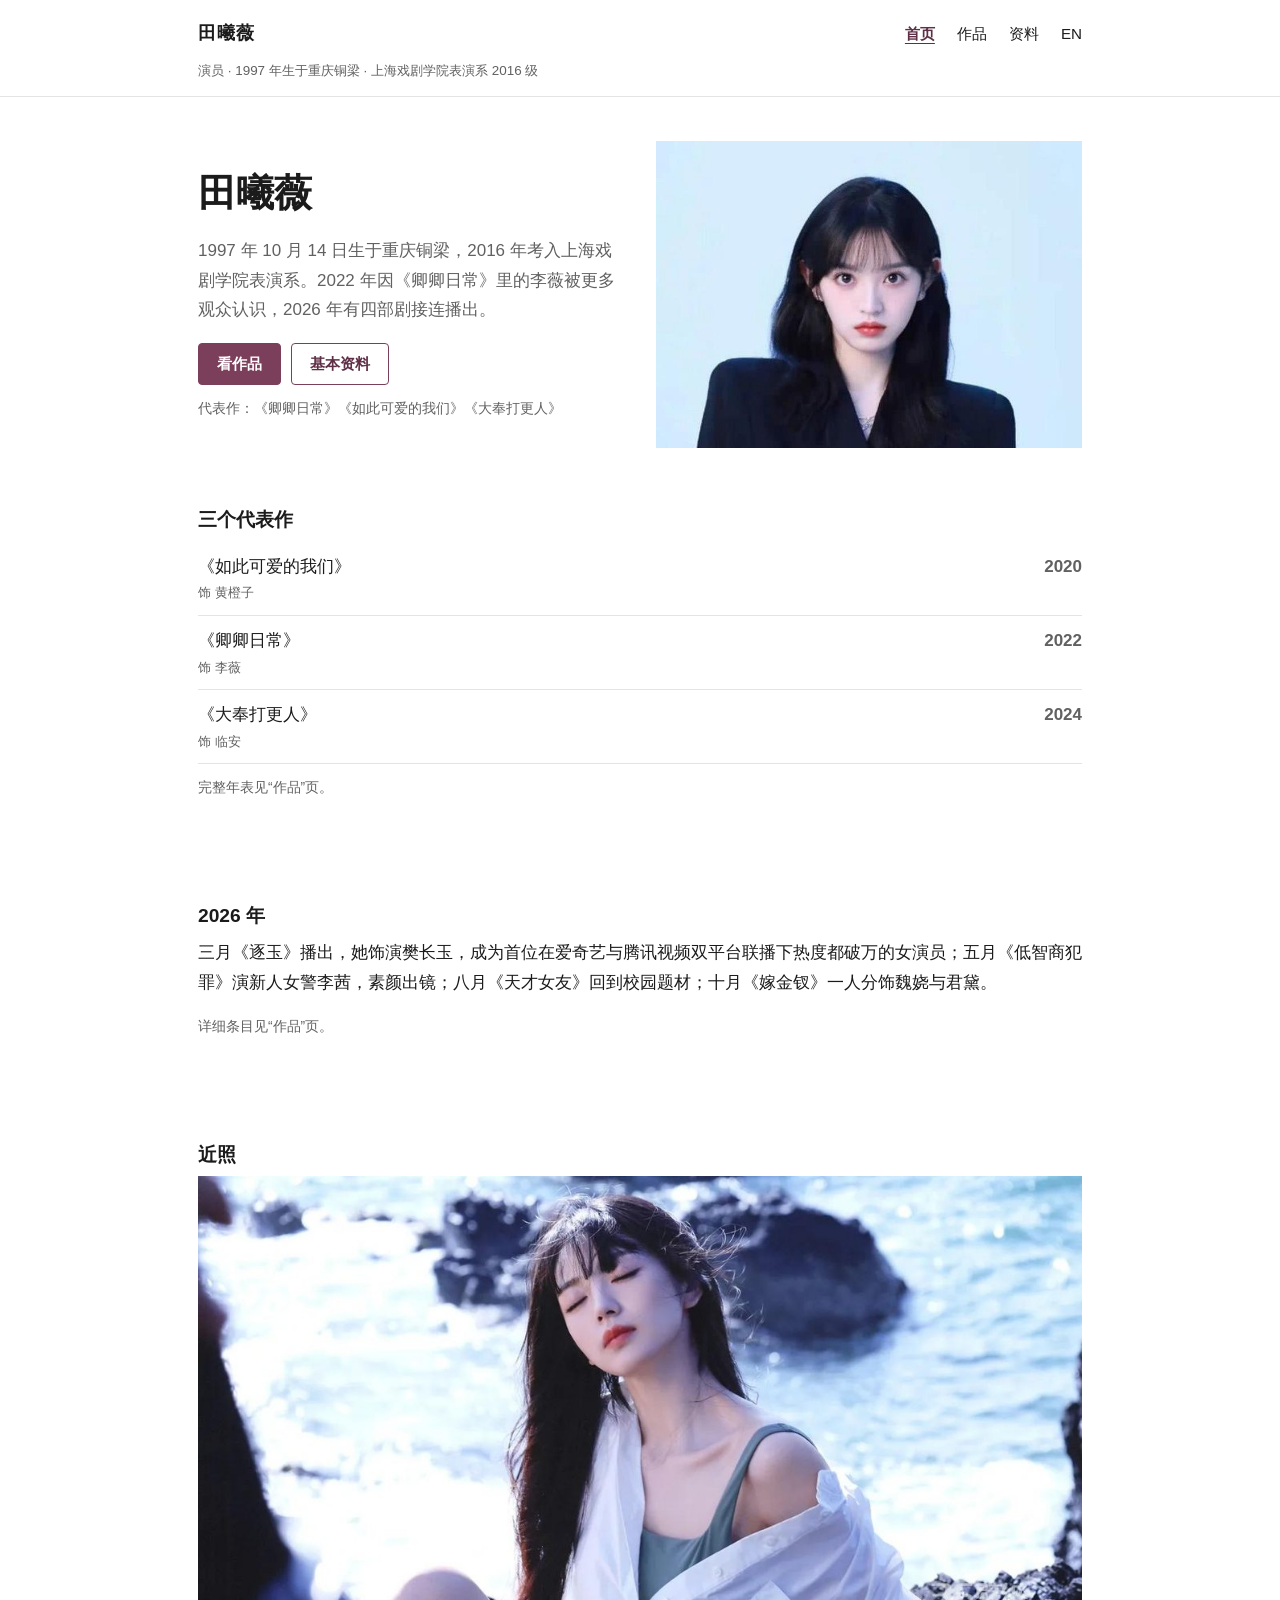
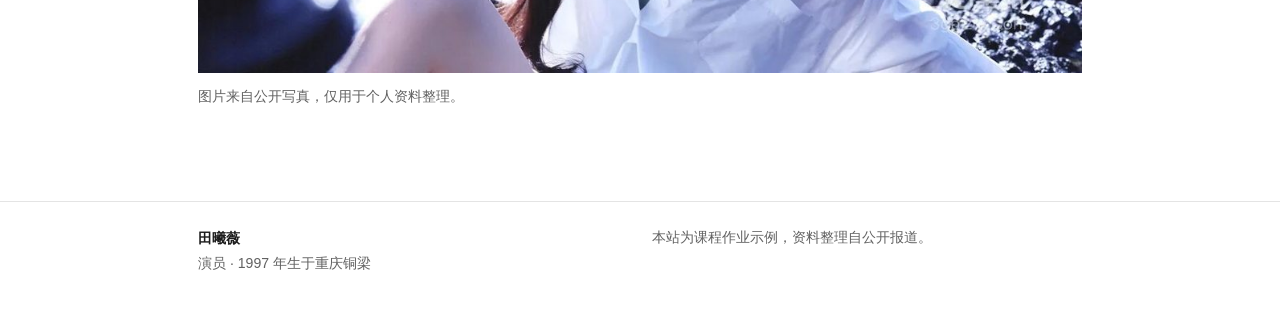
<file: index.html>
<!DOCTYPE html>
<html lang="zh-Hans">
<head>
  <meta charset="utf-8">
  <meta name="viewport" content="width=device-width, initial-scale=1">
  <title>田曦薇 — 演员</title>
  <meta name="description" content="田曦薇，1997 年 10 月 14 日生于重庆铜梁，毕业于上海戏剧学院表演系。代表作《卿卿日常》《如此可爱的我们》《大奉打更人》。">
  <link rel="stylesheet" href="styles.css">
</head>
<body>

<a class="skip-link" href="#main">跳到主要内容</a>

<header class="site-header">
  <div class="wrap">
    <span class="logo">田曦薇</span>
    <nav class="site-nav" aria-label="主导航">
      <ul>
        <li><a href="index.html" aria-current="page">首页</a></li>
        <li><a href="works.html">作品</a></li>
        <li><a href="profile.html">资料</a></li>
        <li><a href="index-en.html" lang="en" hreflang="en">EN</a></li>
      </ul>
    </nav>
    <p class="header-meta">演员 · 1997 年生于重庆铜梁 · 上海戏剧学院表演系 2016 级</p>
  </div>
</header>

<main id="main">

  <section class="hero">
    <div class="wrap hero-grid">
      <div>
        <h1>田曦薇</h1>
        <p class="lead">1997 年 10 月 14 日生于重庆铜梁，2016 年考入上海戏剧学院表演系。2022 年因《卿卿日常》里的李薇被更多观众认识，2026 年有四部剧接连播出。</p>
        <div class="btn-row">
          <a class="btn" href="works.html">看作品</a>
          <a class="btn btn--ghost" href="profile.html">基本资料</a>
        </div>
        <p class="small">代表作：《卿卿日常》《如此可爱的我们》《大奉打更人》</p>
      </div>
      <img src="xiwei-1.jpg" decoding="async" fetchpriority="high" alt="田曦薇正面写真，黑色西装外套，长发" width="750" height="540">
    </div>
  </section>

  <section class="section" aria-labelledby="rep-title">
    <div class="wrap">
      <h2 id="rep-title">三个代表作</h2>
      <ul class="price-list">
        <li><span>《如此可爱的我们》<span class="note">饰 黄橙子</span></span><span class="price">2020</span></li>
        <li><span>《卿卿日常》<span class="note">饰 李薇</span></span><span class="price">2022</span></li>
        <li><span>《大奉打更人》<span class="note">饰 临安</span></span><span class="price">2024</span></li>
      </ul>
      <p class="small">完整年表见“作品”页。</p>
    </div>
  </section>

  <section class="section" aria-labelledby="year-title">
    <div class="wrap">
      <h2 id="year-title">2026 年</h2>
      <p>三月《逐玉》播出，她饰演樊长玉，成为首位在爱奇艺与腾讯视频双平台联播下热度都破万的女演员；五月《低智商犯罪》演新人女警李茜，素颜出镜；八月《天才女友》回到校园题材；十月《嫁金钗》一人分饰魏娆与君黛。</p>
      <p class="small">详细条目见“作品”页。</p>
    </div>
  </section>

  <section class="section" aria-labelledby="photo-title">
    <div class="wrap">
      <h2 id="photo-title">近照</h2>
      <img src="xiwei-3.jpg" loading="lazy" decoding="async" alt="田曦薇海边写真，白色衬衫，闭眼" width="1100" height="618">
      <p class="small" id="photo-note">图片来自公开写真，仅用于个人资料整理。</p>
    </div>
  </section>

</main>

<footer class="site-footer">
  <div class="wrap footer-grid">
    <div>
      <p><strong>田曦薇</strong><br>演员 · 1997 年生于重庆铜梁</p>
    </div>
    <div>
      <p class="small">本站为课程作业示例，资料整理自公开报道。</p>
    </div>
  </div>
</footer>

</body>
</html>
</file>
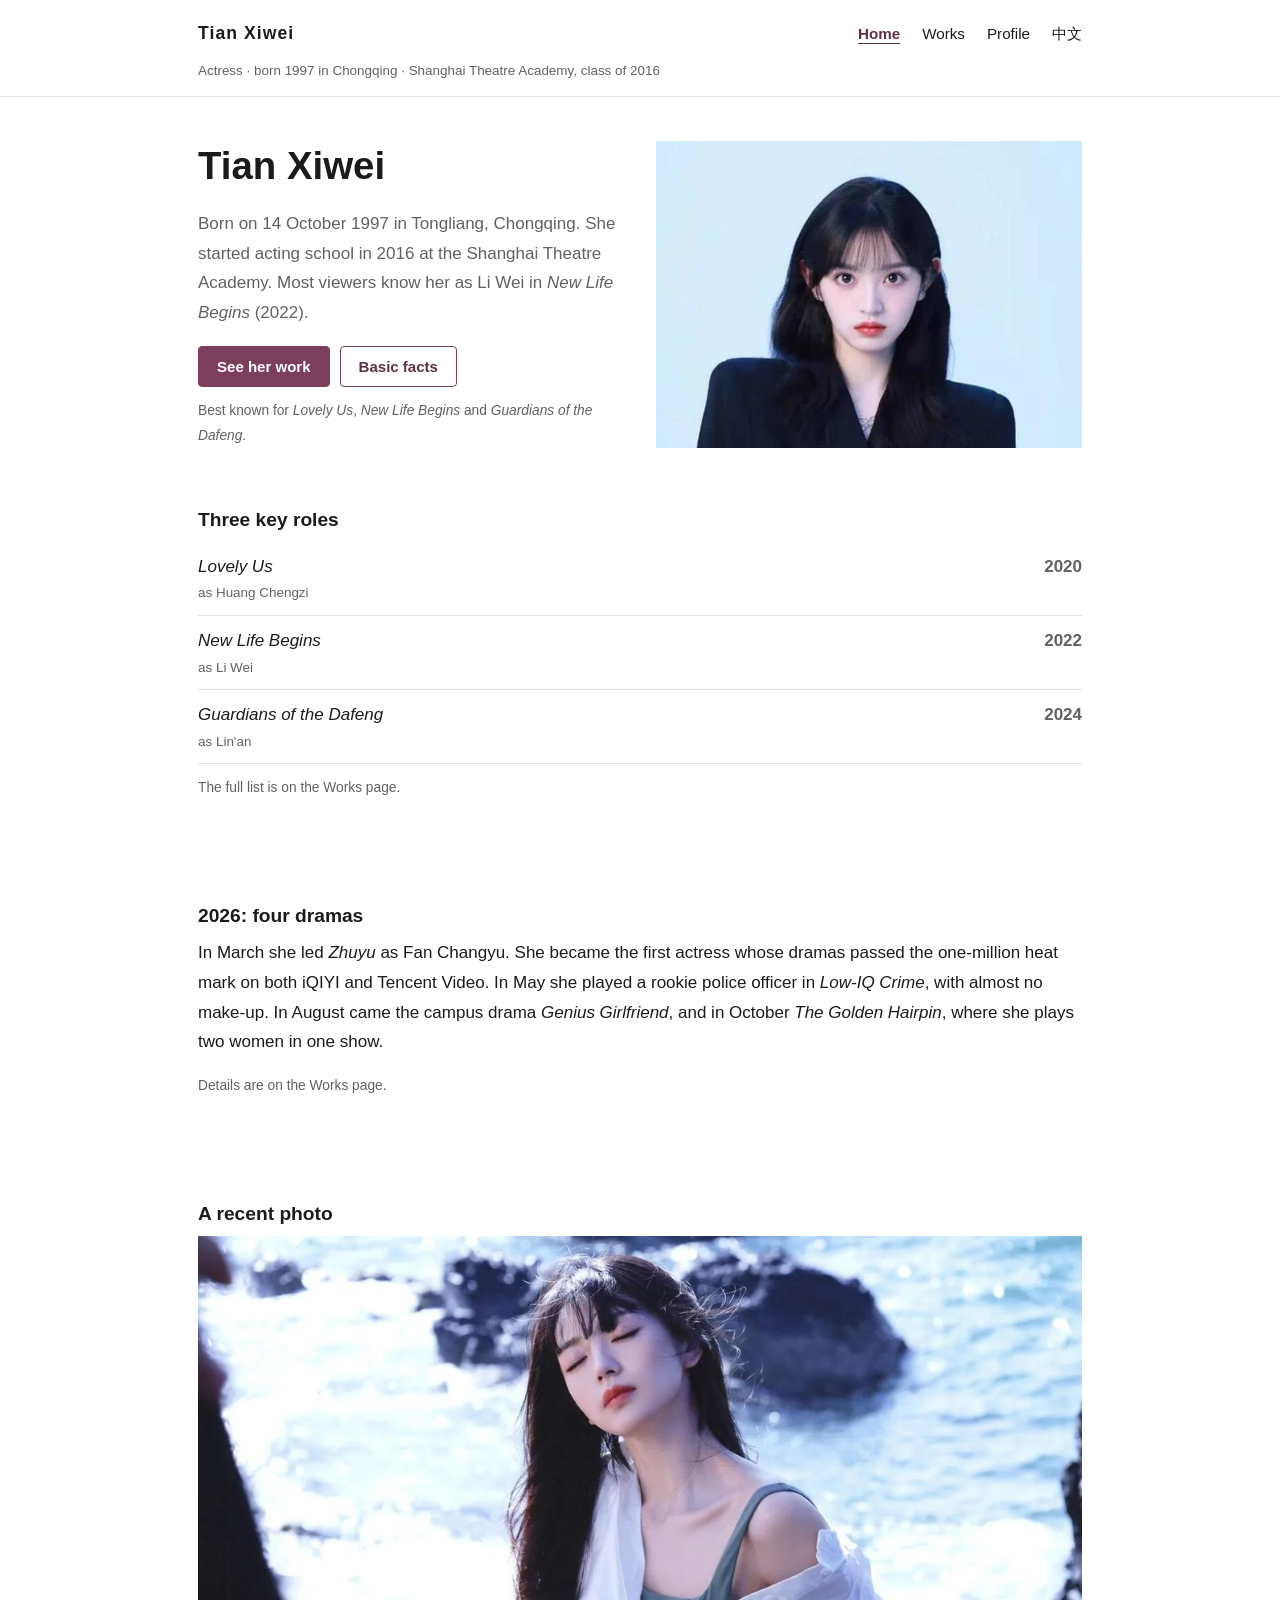
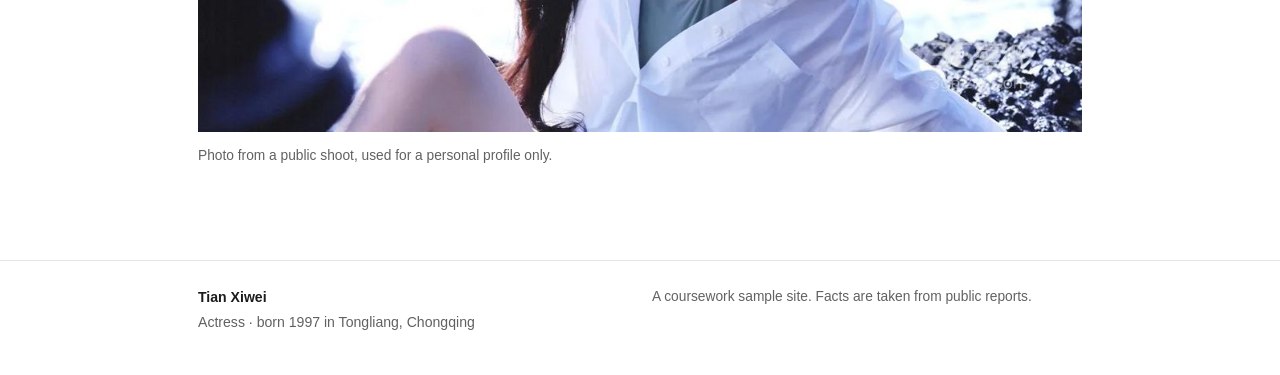
<file: index-en.html>
<!DOCTYPE html>
<html lang="en">
<head>
  <meta charset="utf-8">
  <meta name="viewport" content="width=device-width, initial-scale=1">
  <title>Tian Xiwei — Actress</title>
  <meta name="description" content="Tian Xiwei is a Chinese actress born in 1997 in Tongliang, Chongqing. She trained at the Shanghai Theatre Academy and is known for New Life Begins.">
  <link rel="stylesheet" href="styles.css">
</head>
<body>

<a class="skip-link" href="#main">Skip to main content</a>

<header class="site-header">
  <div class="wrap">
    <span class="logo">Tian Xiwei</span>
    <nav class="site-nav" aria-label="Main navigation">
      <ul>
        <li><a href="index-en.html" aria-current="page">Home</a></li>
        <li><a href="works-en.html">Works</a></li>
        <li><a href="profile-en.html">Profile</a></li>
        <li><a href="index.html" lang="zh-Hans" hreflang="zh-Hans">中文</a></li>
      </ul>
    </nav>
    <p class="header-meta">Actress · born 1997 in Chongqing · Shanghai Theatre Academy, class of 2016</p>
  </div>
</header>

<main id="main">

  <section class="hero">
    <div class="wrap hero-grid">
      <div>
        <h1>Tian Xiwei</h1>
        <p class="lead">Born on 14 October 1997 in Tongliang, Chongqing. She started acting school in 2016 at the Shanghai Theatre Academy. Most viewers know her as Li Wei in <em>New Life Begins</em> (2022).</p>
        <div class="btn-row">
          <a class="btn" href="works-en.html">See her work</a>
          <a class="btn btn--ghost" href="profile-en.html">Basic facts</a>
        </div>
        <p class="small">Best known for <em>Lovely Us</em>, <em>New Life Begins</em> and <em>Guardians of the Dafeng</em>.</p>
      </div>
      <img src="xiwei-1.jpg" decoding="async" fetchpriority="high" alt="Portrait of Tian Xiwei in a black blazer with long hair" width="750" height="540">
    </div>
  </section>

  <section class="section" aria-labelledby="rep-title">
    <div class="wrap">
      <h2 id="rep-title">Three key roles</h2>
      <ul class="price-list">
        <li><span><em>Lovely Us</em><span class="note">as Huang Chengzi</span></span><span class="price">2020</span></li>
        <li><span><em>New Life Begins</em><span class="note">as Li Wei</span></span><span class="price">2022</span></li>
        <li><span><em>Guardians of the Dafeng</em><span class="note">as Lin'an</span></span><span class="price">2024</span></li>
      </ul>
      <p class="small">The full list is on the Works page.</p>
    </div>
  </section>

  <section class="section" aria-labelledby="year-title">
    <div class="wrap">
      <h2 id="year-title">2026: four dramas</h2>
      <p>In March she led <em>Zhuyu</em> as Fan Changyu. She became the first actress whose dramas passed the one-million heat mark on both iQIYI and Tencent Video. In May she played a rookie police officer in <em>Low-IQ Crime</em>, with almost no make-up. In August came the campus drama <em>Genius Girlfriend</em>, and in October <em>The Golden Hairpin</em>, where she plays two women in one show.</p>
      <p class="small">Details are on the Works page.</p>
    </div>
  </section>

  <section class="section" aria-labelledby="photo-title">
    <div class="wrap">
      <h2 id="photo-title">A recent photo</h2>
      <img src="xiwei-3.jpg" loading="lazy" decoding="async" alt="Tian Xiwei by the sea in a white shirt, eyes closed" width="1100" height="618">
      <p class="small">Photo from a public shoot, used for a personal profile only.</p>
    </div>
  </section>

</main>

<footer class="site-footer">
  <div class="wrap footer-grid">
    <div>
      <p><strong>Tian Xiwei</strong><br>Actress · born 1997 in Tongliang, Chongqing</p>
    </div>
    <div>
      <p class="small">A coursework sample site. Facts are taken from public reports.</p>
    </div>
  </div>
</footer>

</body>
</html>
</file>
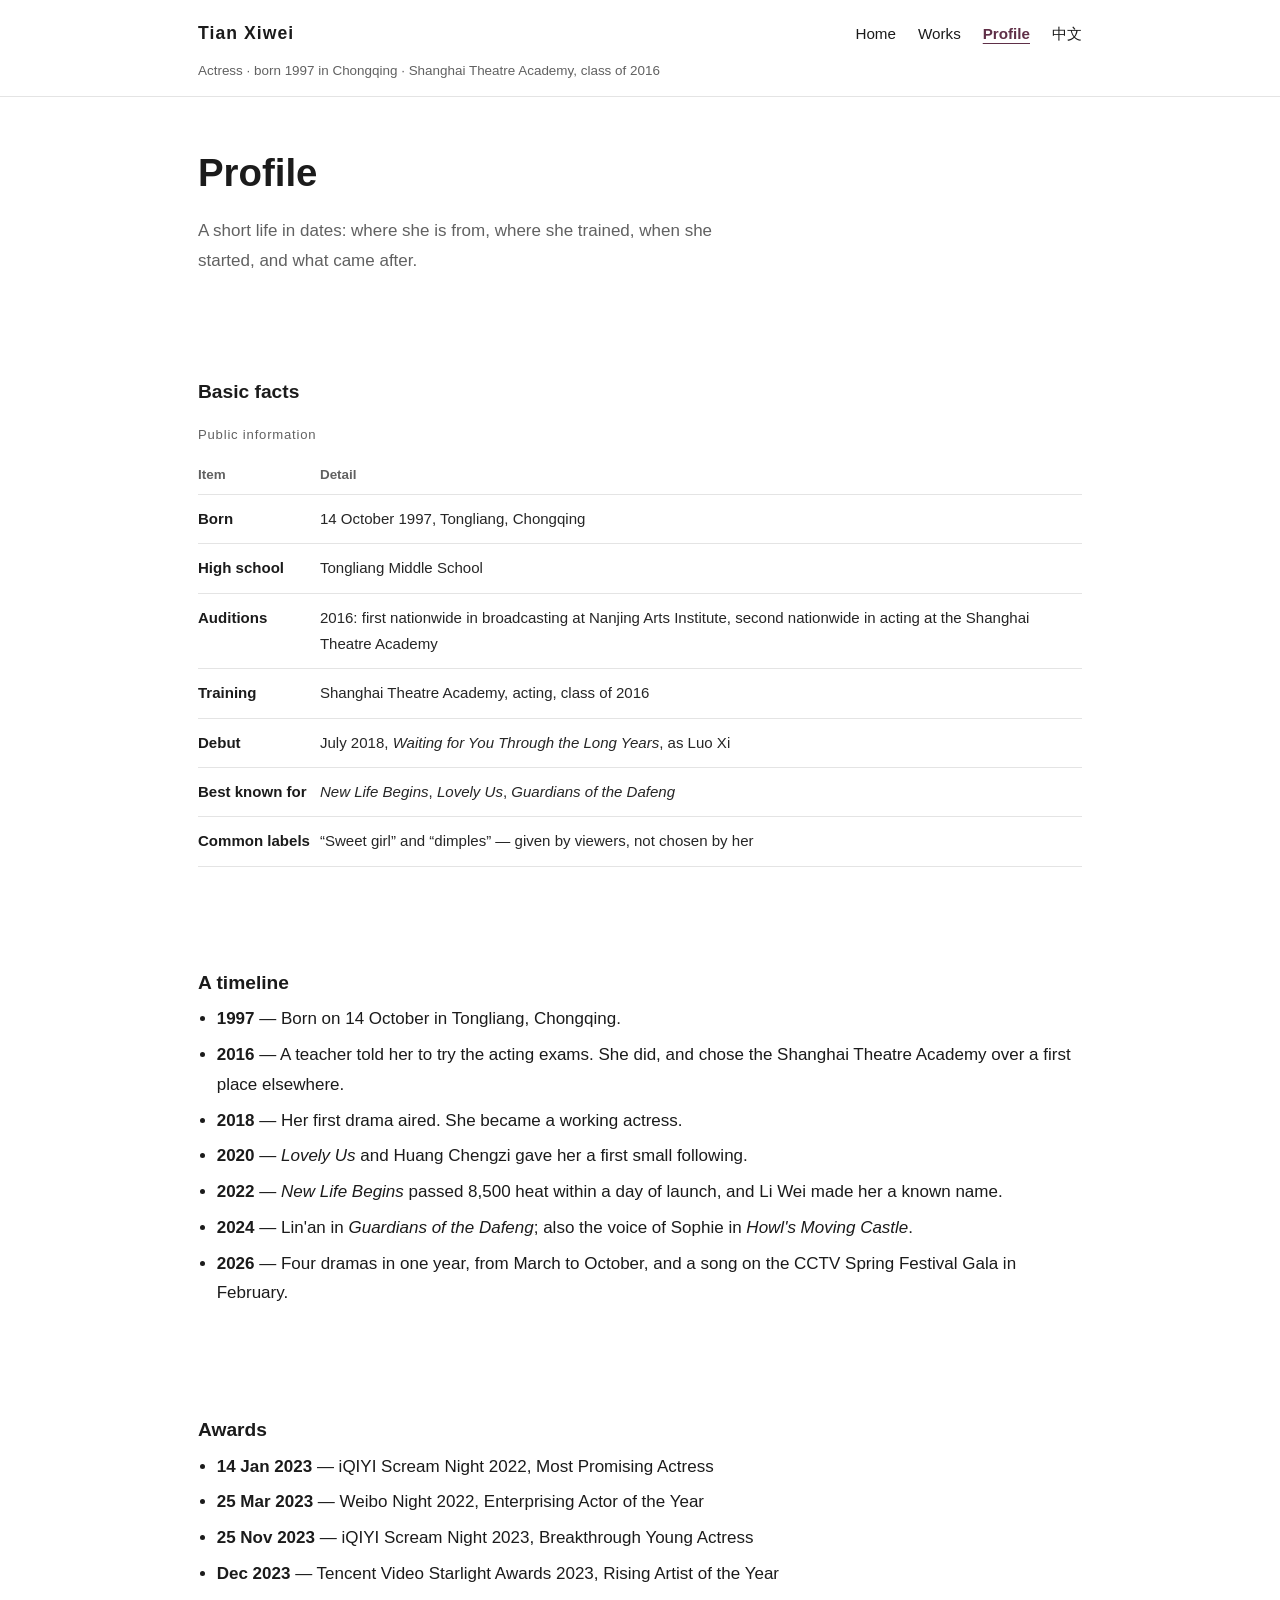
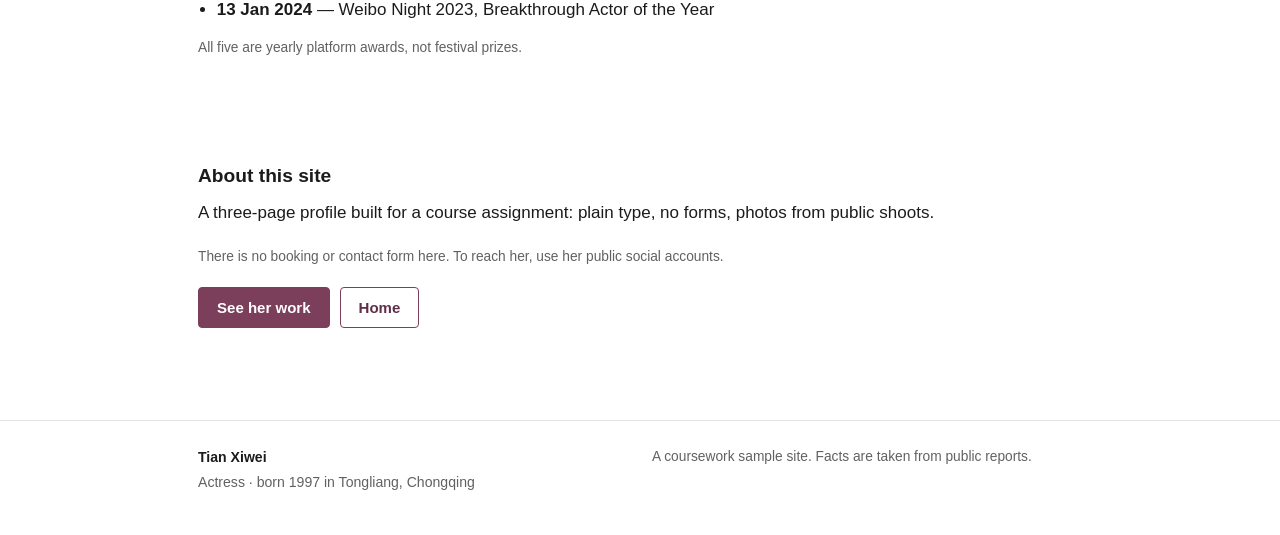
<file: profile-en.html>
<!DOCTYPE html>
<html lang="en">
<head>
  <meta charset="utf-8">
  <meta name="viewport" content="width=device-width, initial-scale=1">
  <title>Profile — Tian Xiwei</title>
  <meta name="description" content="Tian Xiwei's profile: born in Tongliang, Chongqing, trained at the Shanghai Theatre Academy, debuted in 2018, with five platform awards.">
  <link rel="stylesheet" href="styles.css">
</head>
<body>

<a class="skip-link" href="#main">Skip to main content</a>

<header class="site-header">
  <div class="wrap">
    <span class="logo">Tian Xiwei</span>
    <nav class="site-nav" aria-label="Main navigation">
      <ul>
        <li><a href="index-en.html">Home</a></li>
        <li><a href="works-en.html">Works</a></li>
        <li><a href="profile-en.html" aria-current="page">Profile</a></li>
        <li><a href="profile.html" lang="zh-Hans" hreflang="zh-Hans">中文</a></li>
      </ul>
    </nav>
    <p class="header-meta">Actress · born 1997 in Chongqing · Shanghai Theatre Academy, class of 2016</p>
  </div>
</header>

<main id="main">

  <section class="section section--tight">
    <div class="wrap">
      <h1>Profile</h1>
      <p class="lead">A short life in dates: where she is from, where she trained, when she started, and what came after.</p>
    </div>
  </section>

  <section class="section" aria-labelledby="facts-title">
    <div class="wrap">
      <h2 id="facts-title">Basic facts</h2>
      <div class="table-scroll">
        <table>
          <caption>Public information</caption>
          <thead>
            <tr>
              <th scope="col">Item</th>
              <th scope="col">Detail</th>
            </tr>
          </thead>
          <tbody>
            <tr><th scope="row">Born</th><td>14 October 1997, Tongliang, Chongqing</td></tr>
            <tr><th scope="row">High school</th><td>Tongliang Middle School</td></tr>
            <tr><th scope="row">Auditions</th><td>2016: first nationwide in broadcasting at Nanjing Arts Institute, second nationwide in acting at the Shanghai Theatre Academy</td></tr>
            <tr><th scope="row">Training</th><td>Shanghai Theatre Academy, acting, class of 2016</td></tr>
            <tr><th scope="row">Debut</th><td>July 2018, <em>Waiting for You Through the Long Years</em>, as Luo Xi</td></tr>
            <tr><th scope="row">Best known for</th><td><em>New Life Begins</em>, <em>Lovely Us</em>, <em>Guardians of the Dafeng</em></td></tr>
            <tr><th scope="row">Common labels</th><td>“Sweet girl” and “dimples” — given by viewers, not chosen by her</td></tr>
          </tbody>
        </table>
      </div>
    </div>
  </section>

  <section class="section" aria-labelledby="timeline-title">
    <div class="wrap">
      <h2 id="timeline-title">A timeline</h2>
      <ul class="plain-list">
        <li><strong>1997</strong> — Born on 14 October in Tongliang, Chongqing.</li>
        <li><strong>2016</strong> — A teacher told her to try the acting exams. She did, and chose the Shanghai Theatre Academy over a first place elsewhere.</li>
        <li><strong>2018</strong> — Her first drama aired. She became a working actress.</li>
        <li><strong>2020</strong> — <em>Lovely Us</em> and Huang Chengzi gave her a first small following.</li>
        <li><strong>2022</strong> — <em>New Life Begins</em> passed 8,500 heat within a day of launch, and Li Wei made her a known name.</li>
        <li><strong>2024</strong> — Lin'an in <em>Guardians of the Dafeng</em>; also the voice of Sophie in <em>Howl's Moving Castle</em>.</li>
        <li><strong>2026</strong> — Four dramas in one year, from March to October, and a song on the CCTV Spring Festival Gala in February.</li>
      </ul>
    </div>
  </section>

  <section class="section" aria-labelledby="award-title">
    <div class="wrap">
      <h2 id="award-title">Awards</h2>
      <ul class="plain-list">
        <li><strong>14 Jan 2023</strong> — iQIYI Scream Night 2022, Most Promising Actress</li>
        <li><strong>25 Mar 2023</strong> — Weibo Night 2022, Enterprising Actor of the Year</li>
        <li><strong>25 Nov 2023</strong> — iQIYI Scream Night 2023, Breakthrough Young Actress</li>
        <li><strong>Dec 2023</strong> — Tencent Video Starlight Awards 2023, Rising Artist of the Year</li>
        <li><strong>13 Jan 2024</strong> — Weibo Night 2023, Breakthrough Actor of the Year</li>
      </ul>
      <p class="small">All five are yearly platform awards, not festival prizes.</p>
    </div>
  </section>

  <section class="section" aria-labelledby="note-title">
    <div class="wrap">
      <h2 id="note-title">About this site</h2>
      <p>A three-page profile built for a course assignment: plain type, no forms, photos from public shoots.</p>
      <p class="small">There is no booking or contact form here. To reach her, use her public social accounts.</p>
      <div class="btn-row">
        <a class="btn" href="works-en.html">See her work</a>
        <a class="btn btn--ghost" href="index-en.html">Home</a>
      </div>
    </div>
  </section>

</main>

<footer class="site-footer">
  <div class="wrap footer-grid">
    <div>
      <p><strong>Tian Xiwei</strong><br>Actress · born 1997 in Tongliang, Chongqing</p>
    </div>
    <div>
      <p class="small">A coursework sample site. Facts are taken from public reports.</p>
    </div>
  </div>
</footer>

</body>
</html>
</file>
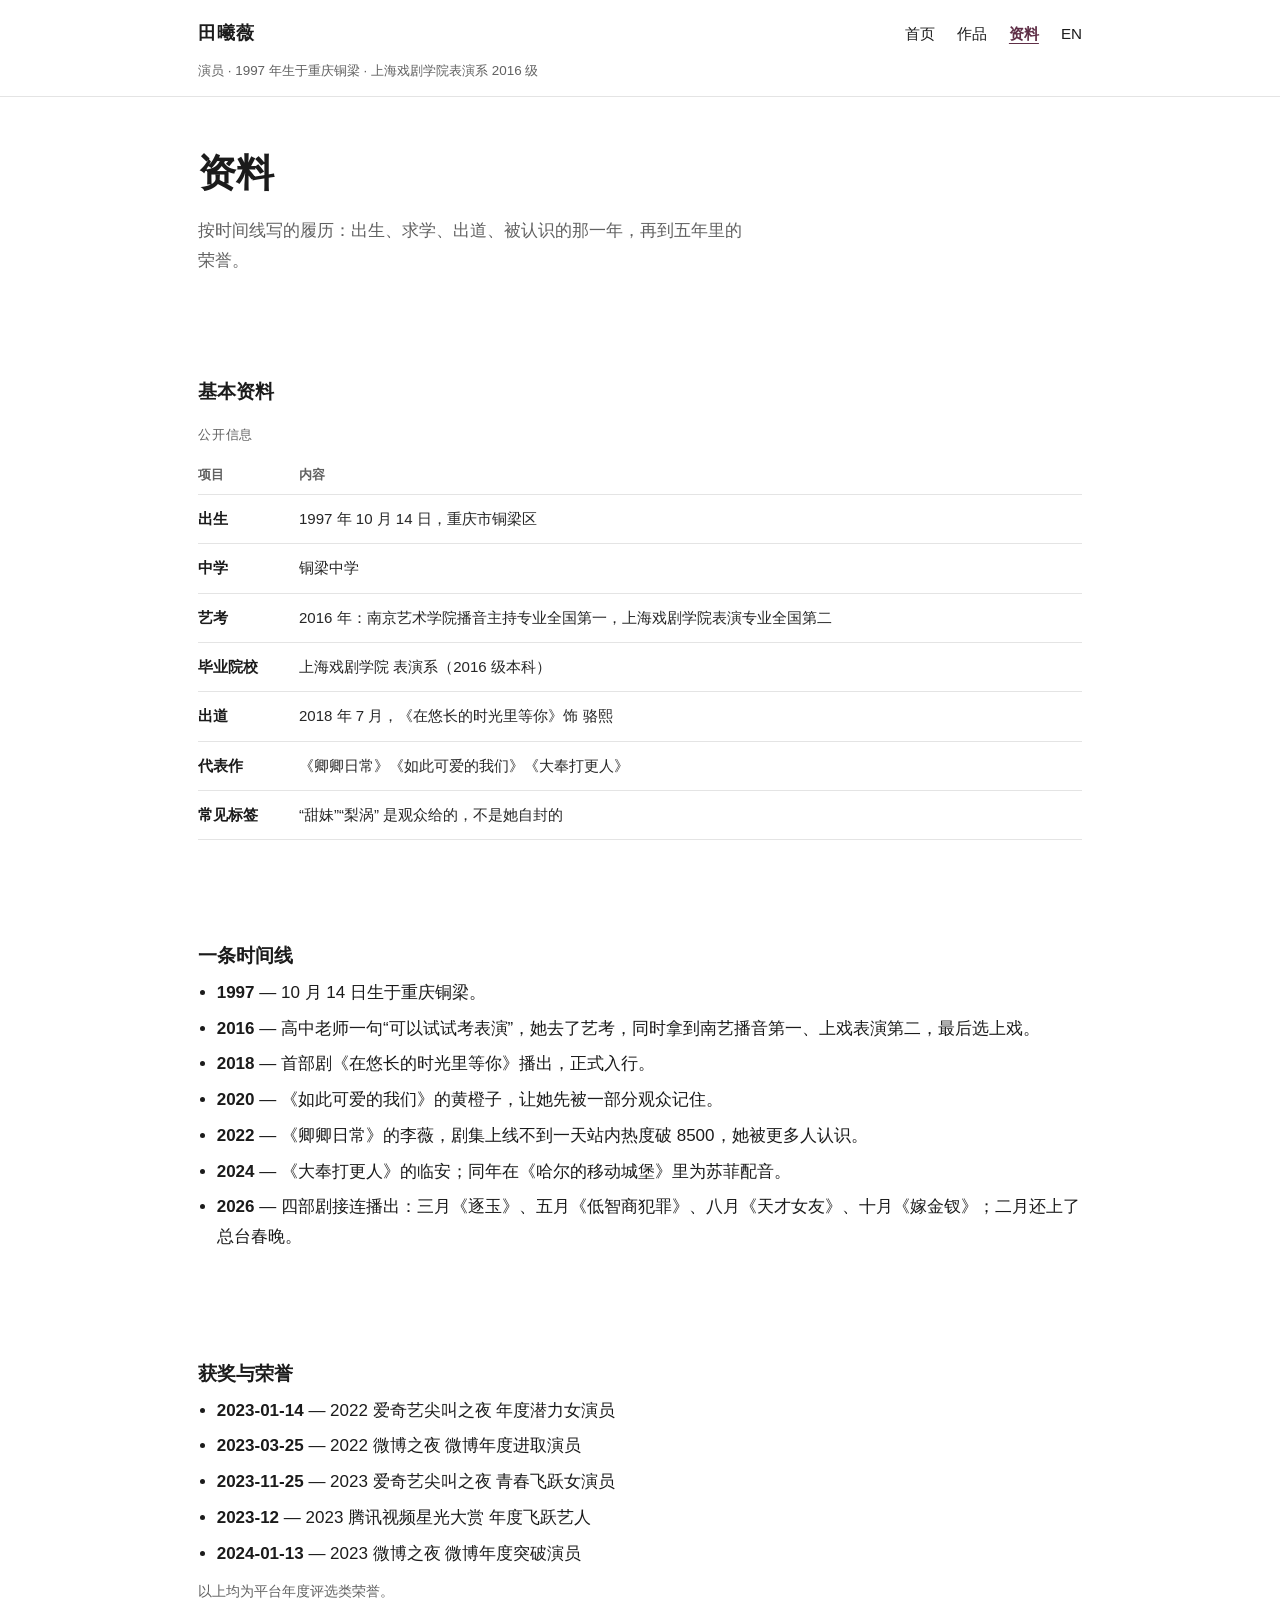
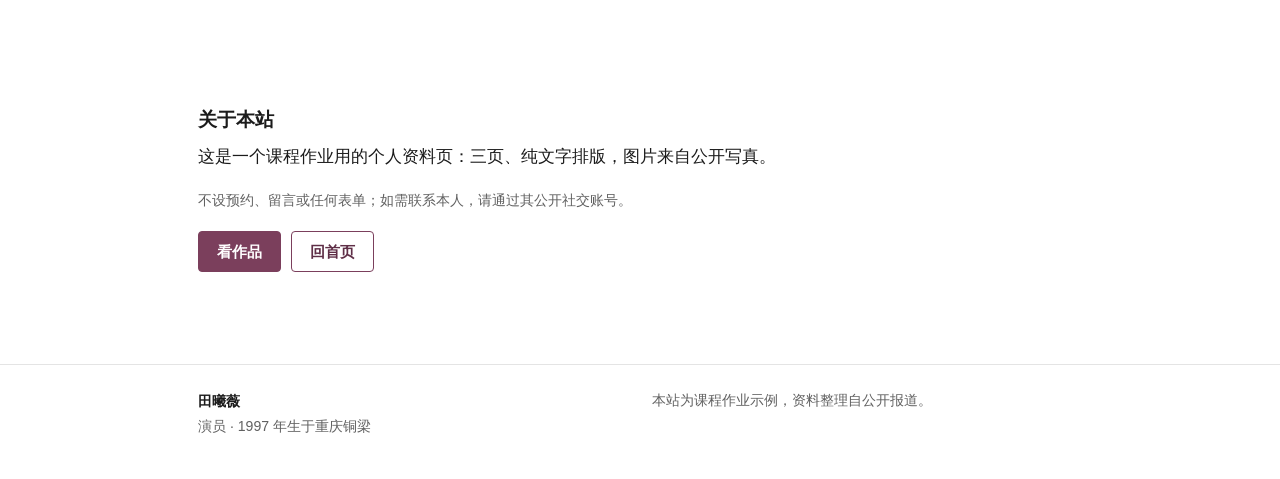
<file: profile.html>
<!DOCTYPE html>
<html lang="zh-Hans">
<head>
  <meta charset="utf-8">
  <meta name="viewport" content="width=device-width, initial-scale=1">
  <title>资料 — 田曦薇</title>
  <meta name="description" content="田曦薇履历：重庆铜梁出生、铜梁中学、上海戏剧学院表演系 2016 级、2018 年出道，以及五项平台年度荣誉。">
  <link rel="stylesheet" href="styles.css">
</head>
<body>

<a class="skip-link" href="#main">跳到主要内容</a>

<header class="site-header">
  <div class="wrap">
    <span class="logo">田曦薇</span>
    <nav class="site-nav" aria-label="主导航">
      <ul>
        <li><a href="index.html">首页</a></li>
        <li><a href="works.html">作品</a></li>
        <li><a href="profile.html" aria-current="page">资料</a></li>
        <li><a href="profile-en.html" lang="en" hreflang="en">EN</a></li>
      </ul>
    </nav>
    <p class="header-meta">演员 · 1997 年生于重庆铜梁 · 上海戏剧学院表演系 2016 级</p>
  </div>
</header>

<main id="main">

  <section class="section section--tight">
    <div class="wrap">
      <h1>资料</h1>
      <p class="lead">按时间线写的履历：出生、求学、出道、被认识的那一年，再到五年里的荣誉。</p>
    </div>
  </section>

  <section class="section" aria-labelledby="facts-title">
    <div class="wrap">
      <h2 id="facts-title">基本资料</h2>
      <div class="table-scroll">
        <table>
          <caption>公开信息</caption>
          <thead>
            <tr>
              <th scope="col">项目</th>
              <th scope="col">内容</th>
            </tr>
          </thead>
          <tbody>
            <tr><th scope="row">出生</th><td>1997 年 10 月 14 日，重庆市铜梁区</td></tr>
            <tr><th scope="row">中学</th><td>铜梁中学</td></tr>
            <tr><th scope="row">艺考</th><td>2016 年：南京艺术学院播音主持专业全国第一，上海戏剧学院表演专业全国第二</td></tr>
            <tr><th scope="row">毕业院校</th><td>上海戏剧学院 表演系（2016 级本科）</td></tr>
            <tr><th scope="row">出道</th><td>2018 年 7 月，《在悠长的时光里等你》饰 骆熙</td></tr>
            <tr><th scope="row">代表作</th><td>《卿卿日常》《如此可爱的我们》《大奉打更人》</td></tr>
            <tr><th scope="row">常见标签</th><td>“甜妹”“梨涡” 是观众给的，不是她自封的</td></tr>
          </tbody>
        </table>
      </div>
    </div>
  </section>

  <section class="section" aria-labelledby="timeline-title">
    <div class="wrap">
      <h2 id="timeline-title">一条时间线</h2>
      <ul class="plain-list">
        <li><strong>1997</strong> — 10 月 14 日生于重庆铜梁。</li>
        <li><strong>2016</strong> — 高中老师一句“可以试试考表演”，她去了艺考，同时拿到南艺播音第一、上戏表演第二，最后选上戏。</li>
        <li><strong>2018</strong> — 首部剧《在悠长的时光里等你》播出，正式入行。</li>
        <li><strong>2020</strong> — 《如此可爱的我们》的黄橙子，让她先被一部分观众记住。</li>
        <li><strong>2022</strong> — 《卿卿日常》的李薇，剧集上线不到一天站内热度破 8500，她被更多人认识。</li>
        <li><strong>2024</strong> — 《大奉打更人》的临安；同年在《哈尔的移动城堡》里为苏菲配音。</li>
        <li><strong>2026</strong> — 四部剧接连播出：三月《逐玉》、五月《低智商犯罪》、八月《天才女友》、十月《嫁金钗》；二月还上了总台春晚。</li>
      </ul>
    </div>
  </section>

  <section class="section" aria-labelledby="award-title">
    <div class="wrap">
      <h2 id="award-title">获奖与荣誉</h2>
      <ul class="plain-list">
        <li><strong>2023-01-14</strong> — 2022 爱奇艺尖叫之夜 年度潜力女演员</li>
        <li><strong>2023-03-25</strong> — 2022 微博之夜 微博年度进取演员</li>
        <li><strong>2023-11-25</strong> — 2023 爱奇艺尖叫之夜 青春飞跃女演员</li>
        <li><strong>2023-12</strong> — 2023 腾讯视频星光大赏 年度飞跃艺人</li>
        <li><strong>2024-01-13</strong> — 2023 微博之夜 微博年度突破演员</li>
      </ul>
      <p class="small">以上均为平台年度评选类荣誉。</p>
    </div>
  </section>

  <section class="section" aria-labelledby="note-title">
    <div class="wrap">
      <h2 id="note-title">关于本站</h2>
      <p>这是一个课程作业用的个人资料页：三页、纯文字排版，图片来自公开写真。</p>
      <p class="small">不设预约、留言或任何表单；如需联系本人，请通过其公开社交账号。</p>
      <div class="btn-row">
        <a class="btn" href="works.html">看作品</a>
        <a class="btn btn--ghost" href="index.html">回首页</a>
      </div>
    </div>
  </section>

</main>

<footer class="site-footer">
  <div class="wrap footer-grid">
    <div>
      <p><strong>田曦薇</strong><br>演员 · 1997 年生于重庆铜梁</p>
    </div>
    <div>
      <p class="small">本站为课程作业示例，资料整理自公开报道。</p>
    </div>
  </div>
</footer>

</body>
</html>
</file>
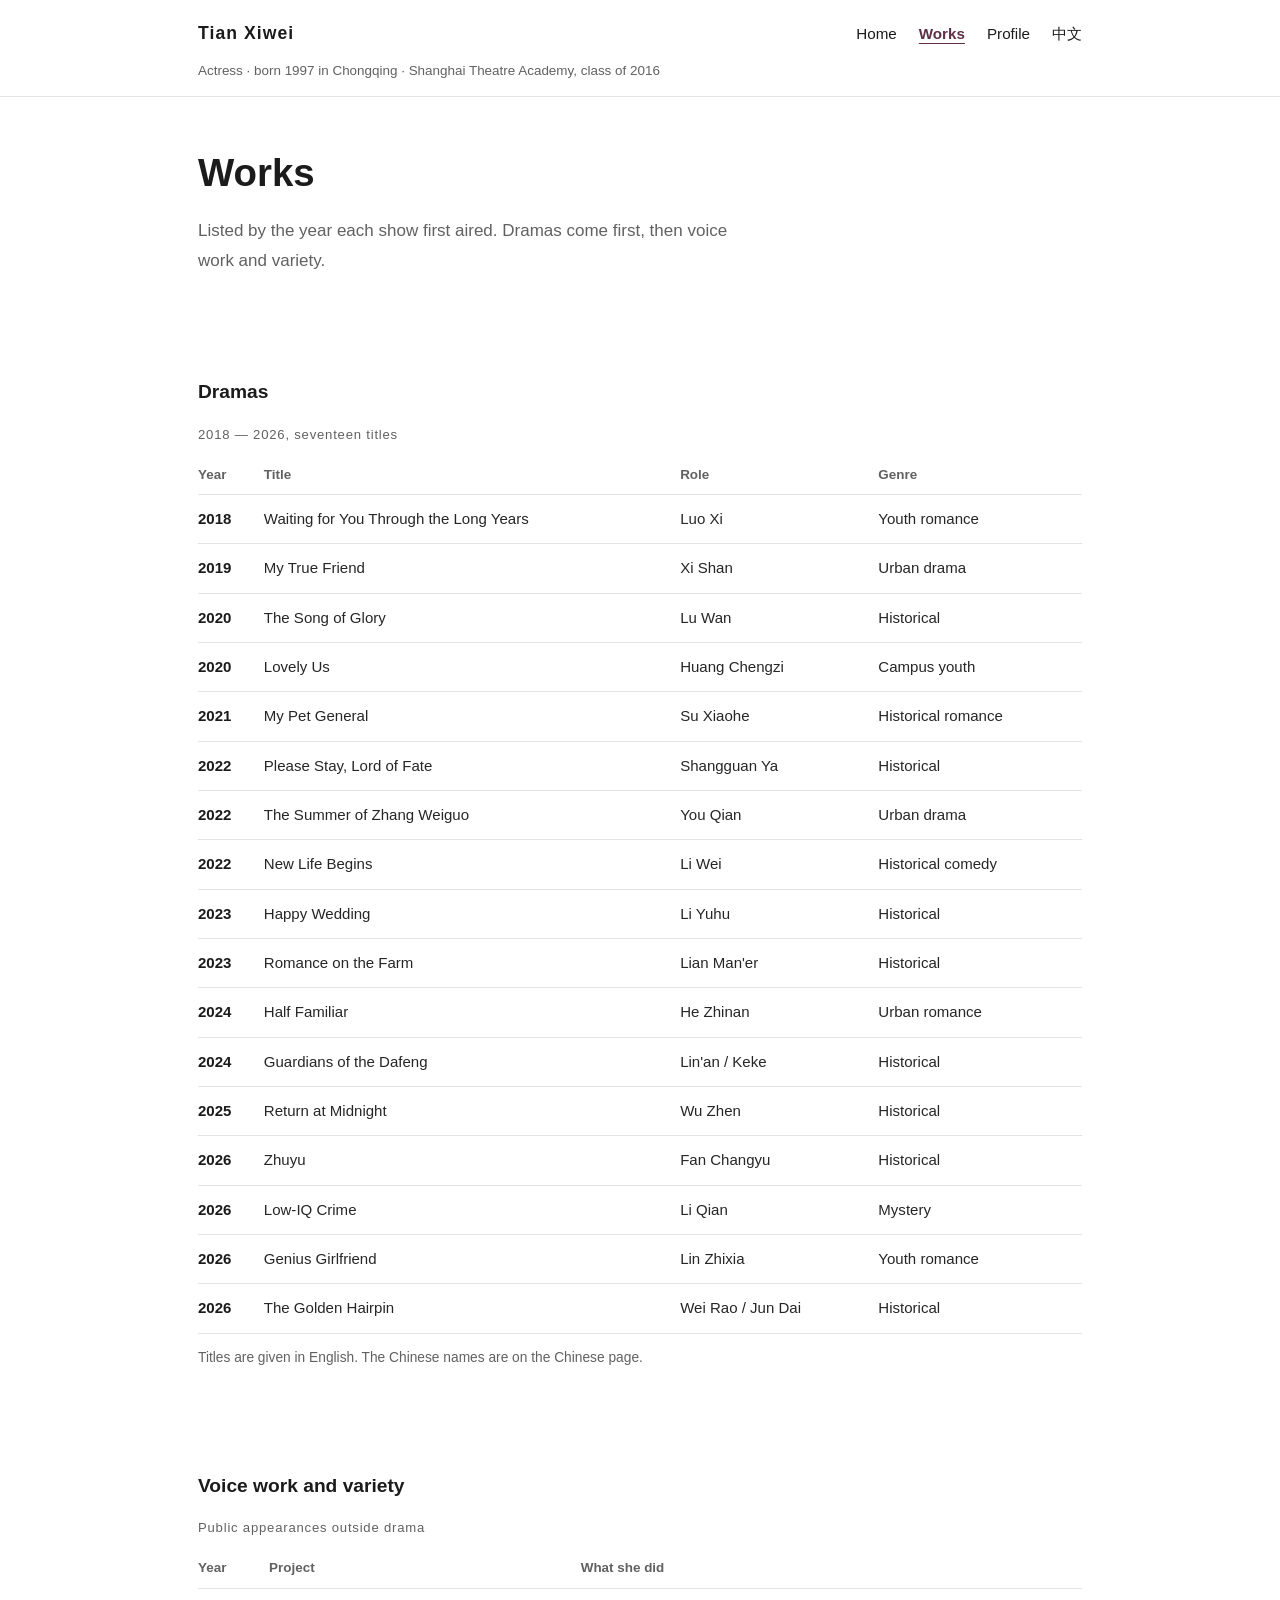
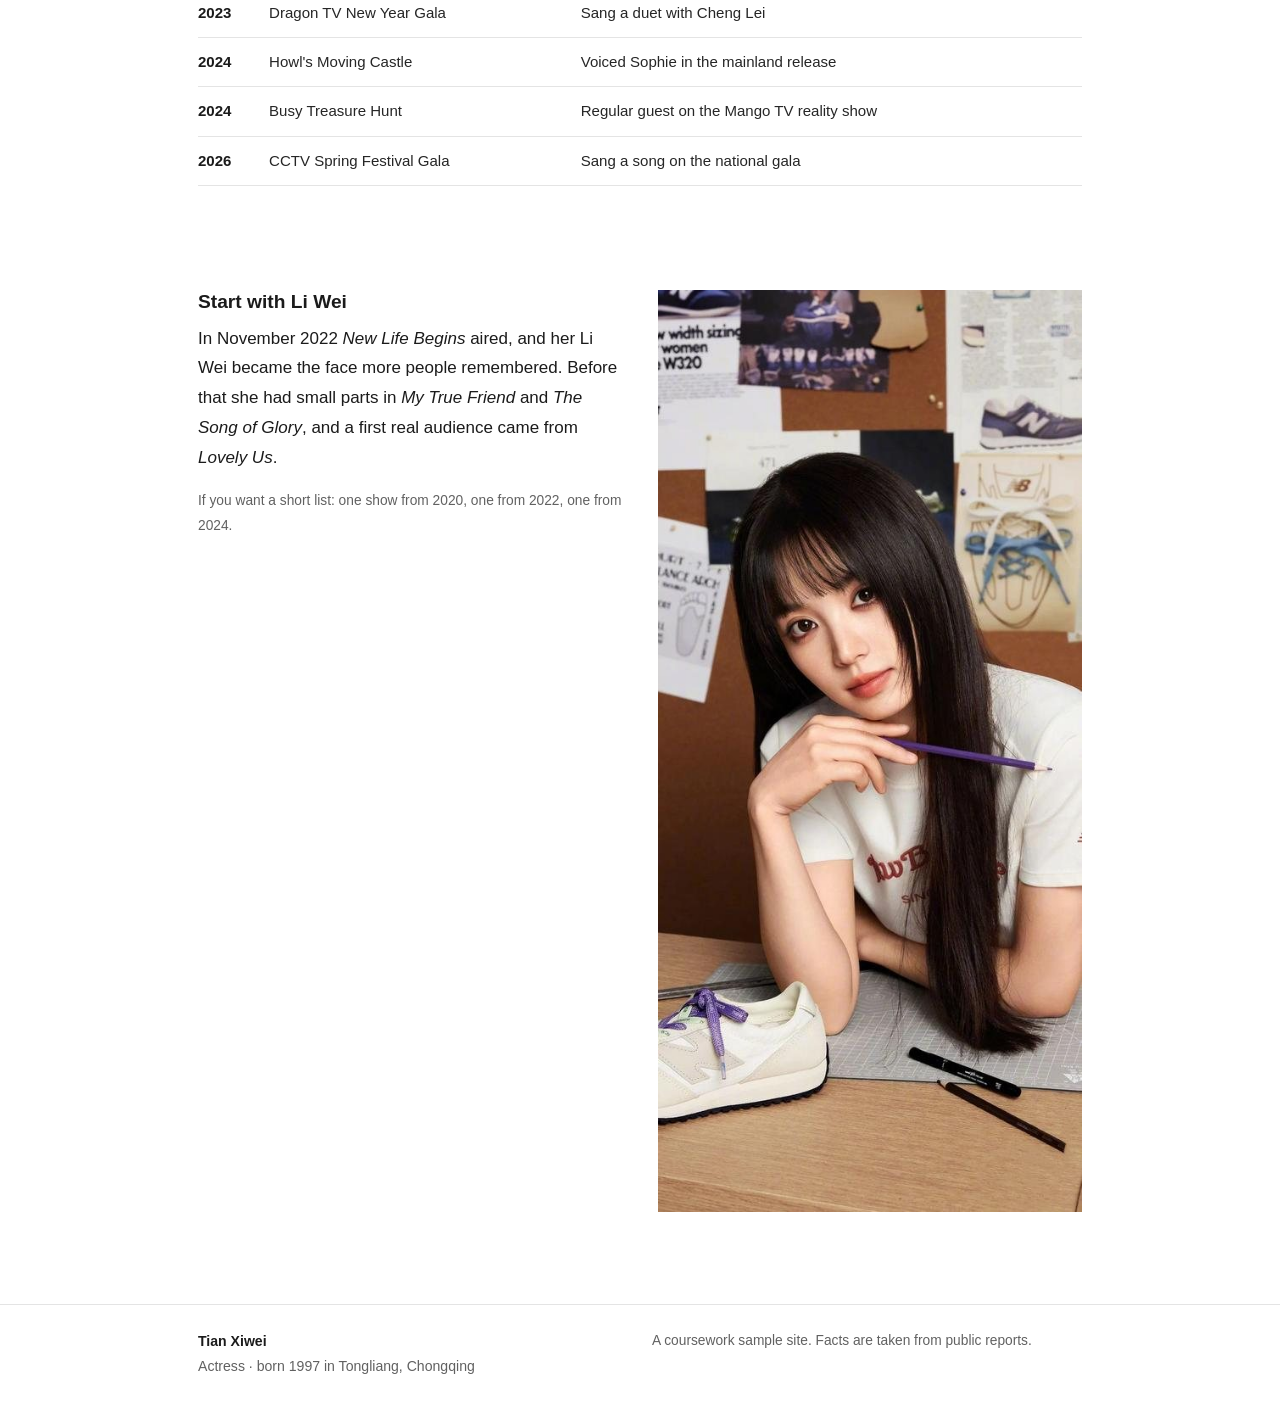
<file: works-en.html>
<!DOCTYPE html>
<html lang="en">
<head>
  <meta charset="utf-8">
  <meta name="viewport" content="width=device-width, initial-scale=1">
  <title>Works — Tian Xiwei</title>
  <meta name="description" content="Tian Xiwei's screen work from her 2018 debut to 2026, with roles and genres, plus voice work and variety shows.">
  <link rel="stylesheet" href="styles.css">
</head>
<body>

<a class="skip-link" href="#main">Skip to main content</a>

<header class="site-header">
  <div class="wrap">
    <span class="logo">Tian Xiwei</span>
    <nav class="site-nav" aria-label="Main navigation">
      <ul>
        <li><a href="index-en.html">Home</a></li>
        <li><a href="works-en.html" aria-current="page">Works</a></li>
        <li><a href="profile-en.html">Profile</a></li>
        <li><a href="works.html" lang="zh-Hans" hreflang="zh-Hans">中文</a></li>
      </ul>
    </nav>
    <p class="header-meta">Actress · born 1997 in Chongqing · Shanghai Theatre Academy, class of 2016</p>
  </div>
</header>

<main id="main">

  <section class="section section--tight">
    <div class="wrap">
      <h1>Works</h1>
      <p class="lead">Listed by the year each show first aired. Dramas come first, then voice work and variety.</p>
    </div>
  </section>

  <section class="section" aria-labelledby="drama-title">
    <div class="wrap">
      <h2 id="drama-title">Dramas</h2>
      <div class="table-scroll">
        <table>
          <caption>2018 — 2026, seventeen titles</caption>
          <thead>
            <tr>
              <th scope="col">Year</th>
              <th scope="col">Title</th>
              <th scope="col">Role</th>
              <th scope="col">Genre</th>
            </tr>
          </thead>
          <tbody>
            <tr><th scope="row">2018</th><td>Waiting for You Through the Long Years</td><td>Luo Xi</td><td>Youth romance</td></tr>
            <tr><th scope="row">2019</th><td>My True Friend</td><td>Xi Shan</td><td>Urban drama</td></tr>
            <tr><th scope="row">2020</th><td>The Song of Glory</td><td>Lu Wan</td><td>Historical</td></tr>
            <tr><th scope="row">2020</th><td>Lovely Us</td><td>Huang Chengzi</td><td>Campus youth</td></tr>
            <tr><th scope="row">2021</th><td>My Pet General</td><td>Su Xiaohe</td><td>Historical romance</td></tr>
            <tr><th scope="row">2022</th><td>Please Stay, Lord of Fate</td><td>Shangguan Ya</td><td>Historical</td></tr>
            <tr><th scope="row">2022</th><td>The Summer of Zhang Weiguo</td><td>You Qian</td><td>Urban drama</td></tr>
            <tr><th scope="row">2022</th><td>New Life Begins</td><td>Li Wei</td><td>Historical comedy</td></tr>
            <tr><th scope="row">2023</th><td>Happy Wedding</td><td>Li Yuhu</td><td>Historical</td></tr>
            <tr><th scope="row">2023</th><td>Romance on the Farm</td><td>Lian Man'er</td><td>Historical</td></tr>
            <tr><th scope="row">2024</th><td>Half Familiar</td><td>He Zhinan</td><td>Urban romance</td></tr>
            <tr><th scope="row">2024</th><td>Guardians of the Dafeng</td><td>Lin'an / Keke</td><td>Historical</td></tr>
            <tr><th scope="row">2025</th><td>Return at Midnight</td><td>Wu Zhen</td><td>Historical</td></tr>
            <tr><th scope="row">2026</th><td>Zhuyu</td><td>Fan Changyu</td><td>Historical</td></tr>
            <tr><th scope="row">2026</th><td>Low-IQ Crime</td><td>Li Qian</td><td>Mystery</td></tr>
            <tr><th scope="row">2026</th><td>Genius Girlfriend</td><td>Lin Zhixia</td><td>Youth romance</td></tr>
            <tr><th scope="row">2026</th><td>The Golden Hairpin</td><td>Wei Rao / Jun Dai</td><td>Historical</td></tr>
          </tbody>
        </table>
      </div>
      <p class="small">Titles are given in English. The Chinese names are on the Chinese page.</p>
    </div>
  </section>

  <section class="section" aria-labelledby="other-title">
    <div class="wrap">
      <h2 id="other-title">Voice work and variety</h2>
      <div class="table-scroll">
        <table>
          <caption>Public appearances outside drama</caption>
          <thead>
            <tr>
              <th scope="col">Year</th>
              <th scope="col">Project</th>
              <th scope="col">What she did</th>
            </tr>
          </thead>
          <tbody>
            <tr><th scope="row">2023</th><td>Dragon TV New Year Gala</td><td>Sang a duet with Cheng Lei</td></tr>
            <tr><th scope="row">2024</th><td>Howl's Moving Castle</td><td>Voiced Sophie in the mainland release</td></tr>
            <tr><th scope="row">2024</th><td>Busy Treasure Hunt</td><td>Regular guest on the Mango TV reality show</td></tr>
            <tr><th scope="row">2026</th><td>CCTV Spring Festival Gala</td><td>Sang a song on the national gala</td></tr>
          </tbody>
        </table>
      </div>
    </div>
  </section>

  <section class="section" aria-labelledby="still-title">
    <div class="wrap split">
      <div>
        <h2 id="still-title">Start with Li Wei</h2>
        <p>In November 2022 <em>New Life Begins</em> aired, and her Li Wei became the face more people remembered. Before that she had small parts in <em>My True Friend</em> and <em>The Song of Glory</em>, and a first real audience came from <em>Lovely Us</em>.</p>
        <p class="small">If you want a short list: one show from 2020, one from 2022, one from 2024.</p>
      </div>
      <img src="xiwei-2.jpg" loading="lazy" decoding="async" alt="Portrait of Tian Xiwei with long hair and a pencil in her hand" width="500" height="1087">
    </div>
  </section>

</main>

<footer class="site-footer">
  <div class="wrap footer-grid">
    <div>
      <p><strong>Tian Xiwei</strong><br>Actress · born 1997 in Tongliang, Chongqing</p>
    </div>
    <div>
      <p class="small">A coursework sample site. Facts are taken from public reports.</p>
    </div>
  </div>
</footer>

</body>
</html>
</file>
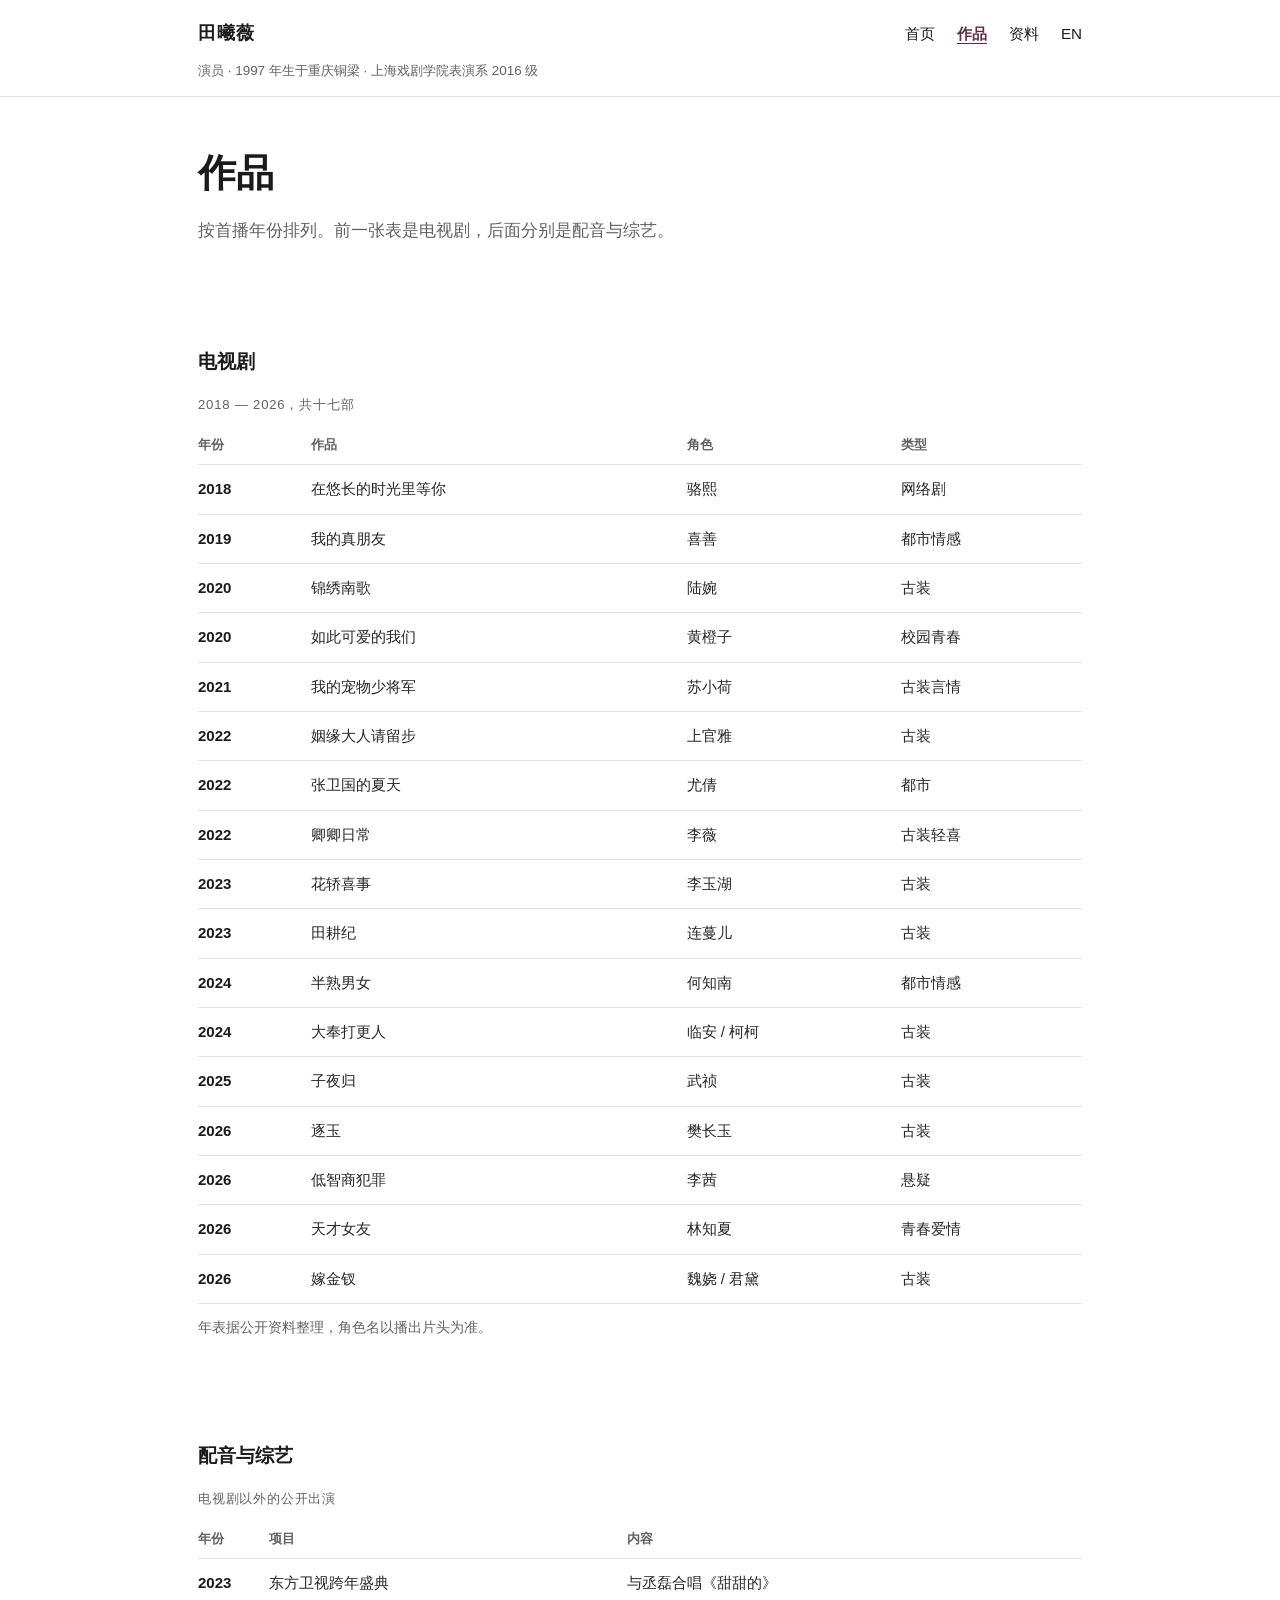
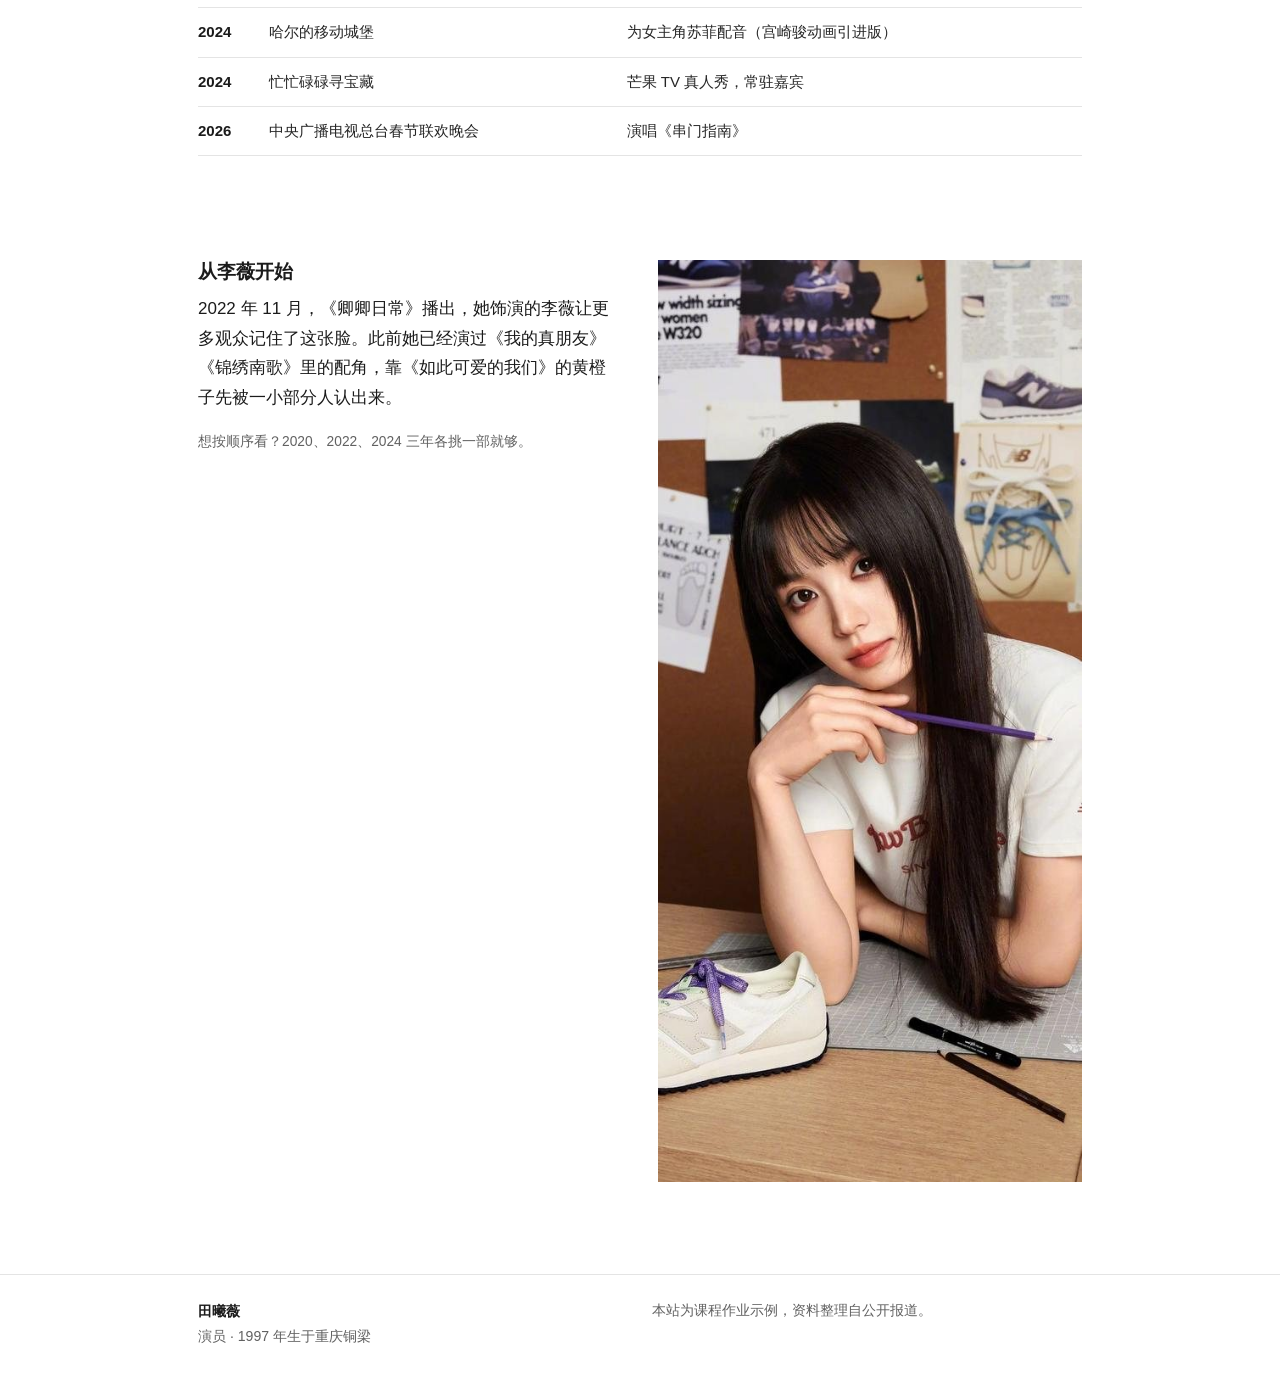
<file: works.html>
<!DOCTYPE html>
<html lang="zh-Hans">
<head>
  <meta charset="utf-8">
  <meta name="viewport" content="width=device-width, initial-scale=1">
  <title>作品 — 田曦薇</title>
  <meta name="description" content="田曦薇影视作品年表：2018 年《在悠长的时光里等你》到 2026 年《嫁金钗》，另附配音、综艺与舞台演出。">
  <link rel="stylesheet" href="styles.css">
</head>
<body>

<a class="skip-link" href="#main">跳到主要内容</a>

<header class="site-header">
  <div class="wrap">
    <span class="logo">田曦薇</span>
    <nav class="site-nav" aria-label="主导航">
      <ul>
        <li><a href="index.html">首页</a></li>
        <li><a href="works.html" aria-current="page">作品</a></li>
        <li><a href="profile.html">资料</a></li>
        <li><a href="works-en.html" lang="en" hreflang="en">EN</a></li>
      </ul>
    </nav>
    <p class="header-meta">演员 · 1997 年生于重庆铜梁 · 上海戏剧学院表演系 2016 级</p>
  </div>
</header>

<main id="main">

  <section class="section section--tight">
    <div class="wrap">
      <h1>作品</h1>
      <p class="lead">按首播年份排列。前一张表是电视剧，后面分别是配音与综艺。</p>
    </div>
  </section>

  <section class="section" aria-labelledby="drama-title">
    <div class="wrap">
      <h2 id="drama-title">电视剧</h2>
      <div class="table-scroll">
        <table>
          <caption>2018 — 2026，共十七部</caption>
          <thead>
            <tr>
              <th scope="col">年份</th>
              <th scope="col">作品</th>
              <th scope="col">角色</th>
              <th scope="col">类型</th>
            </tr>
          </thead>
          <tbody>
            <tr><th scope="row">2018</th><td>在悠长的时光里等你</td><td>骆熙</td><td>网络剧</td></tr>
            <tr><th scope="row">2019</th><td>我的真朋友</td><td>喜善</td><td>都市情感</td></tr>
            <tr><th scope="row">2020</th><td>锦绣南歌</td><td>陆婉</td><td>古装</td></tr>
            <tr><th scope="row">2020</th><td>如此可爱的我们</td><td>黄橙子</td><td>校园青春</td></tr>
            <tr><th scope="row">2021</th><td>我的宠物少将军</td><td>苏小荷</td><td>古装言情</td></tr>
            <tr><th scope="row">2022</th><td>姻缘大人请留步</td><td>上官雅</td><td>古装</td></tr>
            <tr><th scope="row">2022</th><td>张卫国的夏天</td><td>尤倩</td><td>都市</td></tr>
            <tr><th scope="row">2022</th><td>卿卿日常</td><td>李薇</td><td>古装轻喜</td></tr>
            <tr><th scope="row">2023</th><td>花轿喜事</td><td>李玉湖</td><td>古装</td></tr>
            <tr><th scope="row">2023</th><td>田耕纪</td><td>连蔓儿</td><td>古装</td></tr>
            <tr><th scope="row">2024</th><td>半熟男女</td><td>何知南</td><td>都市情感</td></tr>
            <tr><th scope="row">2024</th><td>大奉打更人</td><td>临安 / 柯柯</td><td>古装</td></tr>
            <tr><th scope="row">2025</th><td>子夜归</td><td>武祯</td><td>古装</td></tr>
            <tr><th scope="row">2026</th><td>逐玉</td><td>樊长玉</td><td>古装</td></tr>
            <tr><th scope="row">2026</th><td>低智商犯罪</td><td>李茜</td><td>悬疑</td></tr>
            <tr><th scope="row">2026</th><td>天才女友</td><td>林知夏</td><td>青春爱情</td></tr>
            <tr><th scope="row">2026</th><td>嫁金钗</td><td>魏娆 / 君黛</td><td>古装</td></tr>
          </tbody>
        </table>
      </div>
      <p class="small">年表据公开资料整理，角色名以播出片头为准。</p>
    </div>
  </section>

  <section class="section" aria-labelledby="other-title">
    <div class="wrap">
      <h2 id="other-title">配音与综艺</h2>
      <div class="table-scroll">
        <table>
          <caption>电视剧以外的公开出演</caption>
          <thead>
            <tr>
              <th scope="col">年份</th>
              <th scope="col">项目</th>
              <th scope="col">内容</th>
            </tr>
          </thead>
          <tbody>
            <tr><th scope="row">2023</th><td>东方卫视跨年盛典</td><td>与丞磊合唱《甜甜的》</td></tr>
            <tr><th scope="row">2024</th><td>哈尔的移动城堡</td><td>为女主角苏菲配音（宫崎骏动画引进版）</td></tr>
            <tr><th scope="row">2024</th><td>忙忙碌碌寻宝藏</td><td>芒果 TV 真人秀，常驻嘉宾</td></tr>
            <tr><th scope="row">2026</th><td>中央广播电视总台春节联欢晚会</td><td>演唱《串门指南》</td></tr>
          </tbody>
        </table>
      </div>
    </div>
  </section>

  <section class="section" aria-labelledby="still-title">
    <div class="wrap split">
      <div>
        <h2 id="still-title">从李薇开始</h2>
        <p>2022 年 11 月，《卿卿日常》播出，她饰演的李薇让更多观众记住了这张脸。此前她已经演过《我的真朋友》《锦绣南歌》里的配角，靠《如此可爱的我们》的黄橙子先被一小部分人认出来。</p>
        <p class="small">想按顺序看？2020、2022、2024 三年各挑一部就够。</p>
      </div>
      <img src="xiwei-2.jpg" loading="lazy" decoding="async" alt="田曦薇写真，长发，浅色上衣，手拿铅笔" width="500" height="1087">
    </div>
  </section>

</main>

<footer class="site-footer">
  <div class="wrap footer-grid">
    <div>
      <p><strong>田曦薇</strong><br>演员 · 1997 年生于重庆铜梁</p>
    </div>
    <div>
      <p class="small">本站为课程作业示例，资料整理自公开报道。</p>
    </div>
  </div>
</footer>

</body>
</html>
</file>
<file: styles.css>
/* =========================================================
   田曦薇 · 个人资料站 — 一个样式表
   白底、单一强调色、细线代替卡片
   ========================================================= */

:root {
  --ink: #1b1b1b;
  --muted: #616161;
  --line: #e4e4e4;
  --accent: #7b3f5c;        /* 深玫瑰，用作唯一强调色 */
  --accent-dark: #5f2f47;
  --wrap: 940px;
}

*,
*::before,
*::after { box-sizing: border-box; }

html { -webkit-text-size-adjust: 100%; }

body {
  margin: 0;
  background: #fff;
  color: var(--ink);
  font-family: "Microsoft YaHei", "PingFang SC", "Noto Sans SC", "Hiragino Sans GB", -apple-system, Helvetica, Arial, sans-serif;
  font-size: 17px;
  line-height: 1.75;
}

h1, h2, h3 {
  margin: 0 0 0.5em;
  font-weight: 600;
  line-height: 1.25;
  letter-spacing: 0;
}

h1 { font-size: clamp(1.8rem, 5vw, 2.4rem); }
h2 { font-size: 1.2rem; }
h3 { font-size: 1rem; }

p { margin: 0 0 1em; }
p:last-child { margin-bottom: 0; }

a { color: var(--accent-dark); text-decoration: none; }
a:hover { text-decoration: underline; }

img { display: block; max-width: 100%; height: auto; }

a:focus-visible,
button:focus-visible,
input:focus-visible,
select:focus-visible,
textarea:focus-visible {
  outline: 2px solid var(--accent);
  outline-offset: 2px;
}

.skip-link {
  position: absolute;
  top: -60px;
  left: 16px;
  z-index: 20;
  padding: 10px 14px;
  background: var(--ink);
  color: #fff;
}
.skip-link:focus { top: 12px; }

.wrap {
  width: 100%;
  max-width: var(--wrap);
  margin: 0 auto;
  padding: 0 20px;
}

.section { padding: 34px 0; }
.section--tight { padding: 22px 0 4px; }

.lead { max-width: 58ch; color: var(--muted); }

.small { margin-top: 12px; font-size: 0.86rem; color: var(--muted); }

/* 页头：名字、导航、一行说明 */
.site-header {
  border-bottom: 1px solid var(--line);
  padding: 18px 0 14px;
}

.site-header .wrap { display: grid; gap: 10px; }

.logo {
  font-size: 1.1rem;
  font-weight: 600;
  color: var(--ink);
  letter-spacing: 0.06em;
}
.logo:hover { color: var(--accent-dark); text-decoration: none; }

.site-nav ul {
  display: flex;
  flex-wrap: wrap;
  gap: 22px;
  margin: 0;
  padding: 0;
  list-style: none;
}

.site-nav a {
  color: var(--ink);
  font-size: 0.95rem;
}
.site-nav a:hover { color: var(--accent); text-decoration: none; }
.site-nav a[aria-current="page"] {
  color: var(--accent-dark);
  text-decoration: underline;
  text-underline-offset: 4px;
  font-weight: 600;
}

.header-meta {
  margin: 0;
  font-size: 0.84rem;
  color: var(--muted);
}

/* 首页主区 */
.hero { padding: 32px 0 8px; }

.hero-grid { display: grid; gap: 24px; align-items: center; }

.btn-row {
  display: flex;
  flex-wrap: wrap;
  gap: 10px;
  margin-top: 18px;
}

.btn {
  display: inline-block;
  padding: 10px 18px;
  border: 1px solid var(--accent);
  border-radius: 4px;
  background: var(--accent);
  color: #fff;
  font: inherit;
  font-size: 0.94rem;
  font-weight: 600;
  line-height: 1.3;
  text-align: center;
  cursor: pointer;
}
.btn:hover { background: var(--accent-dark); border-color: var(--accent-dark); color: #fff; text-decoration: none; }

.btn--ghost { background: #fff; color: var(--accent-dark); }
.btn--ghost:hover { background: #fff; color: var(--accent-dark); border-color: var(--accent-dark); }

/* 表格：说明在上，只用细线；窄屏横向滚动 */
.table-scroll { overflow-x: auto; }

table {
  width: 100%;
  margin-top: 10px;
  border-collapse: collapse;
  font-size: 0.94rem;
}

tbody td { font-weight: 400; color: #262626; }
tbody tr:hover { background: #fbf7f8; }

caption {
  caption-side: top;
  padding-bottom: 8px;
  text-align: left;
  font-size: 0.82rem;
  letter-spacing: 0.06em;
  color: var(--muted);
}

thead th {
  padding: 8px 10px 8px 0;
  text-align: left;
  font-size: 0.84rem;
  font-weight: 600;
  color: var(--muted);
  border-bottom: 1px solid var(--line);
}

tbody td,
tbody th {
  padding: 11px 10px 11px 0;
  border-bottom: 1px solid var(--line);
  vertical-align: top;
}
tbody th { text-align: left; font-weight: 600; white-space: nowrap; }

/* 清单 */
.price-list { margin: 0; padding: 0; list-style: none; }

.price-list li {
  display: flex;
  justify-content: space-between;
  align-items: baseline;
  gap: 16px;
  padding: 10px 0;
  border-bottom: 1px solid var(--line);
}

.price-list .note {
  display: block;
  font-size: 0.84rem;
  color: var(--muted);
}

.price-list .price {
  font-weight: 600;
  color: var(--muted);
  white-space: nowrap;
}

.plain-list { margin: 0; padding-left: 1.1em; list-style: disc; }
.plain-list li { margin-bottom: 6px; }

/* 图文并排 */
.split { display: grid; gap: 24px; align-items: start; }
.split img { width: 100%; height: auto; }

address { font-style: normal; }

/* 页脚：浅色两栏 */
.site-footer {
  margin-top: 40px;
  padding: 24px 0 34px;
  border-top: 1px solid var(--line);
  font-size: 0.88rem;
  color: var(--muted);
}
.footer-grid { display: grid; gap: 14px; }
.site-footer p { margin: 0 0 6px; }
.site-footer strong { color: var(--ink); }

/* 平板 */
@media (min-width: 640px) {
  .wrap { padding: 0 28px; }
  .section { padding: 42px 0; }
  .section--tight { padding: 28px 0 6px; }

  .site-header .wrap {
    grid-template-columns: auto 1fr;
    align-items: baseline;
    column-gap: 28px;
  }
  .site-nav { justify-self: end; }
  .header-meta { grid-column: 1 / -1; }

  .hero-grid { grid-template-columns: 1fr 1fr; gap: 32px; }
  .footer-grid { grid-template-columns: 1fr 1fr; gap: 24px; }
}

/* 桌面 */
@media (min-width: 960px) {
  .section { padding: 52px 0; }
  .hero { padding: 44px 0 8px; }
  .split { grid-template-columns: 1fr 1fr; gap: 36px; }
}

/* 极窄屏：表格不撑破页面 */
@media (max-width: 420px) {
  table { font-size: 0.86rem; }
  tbody td, tbody th, thead th { padding-right: 6px; }
}
</file>
